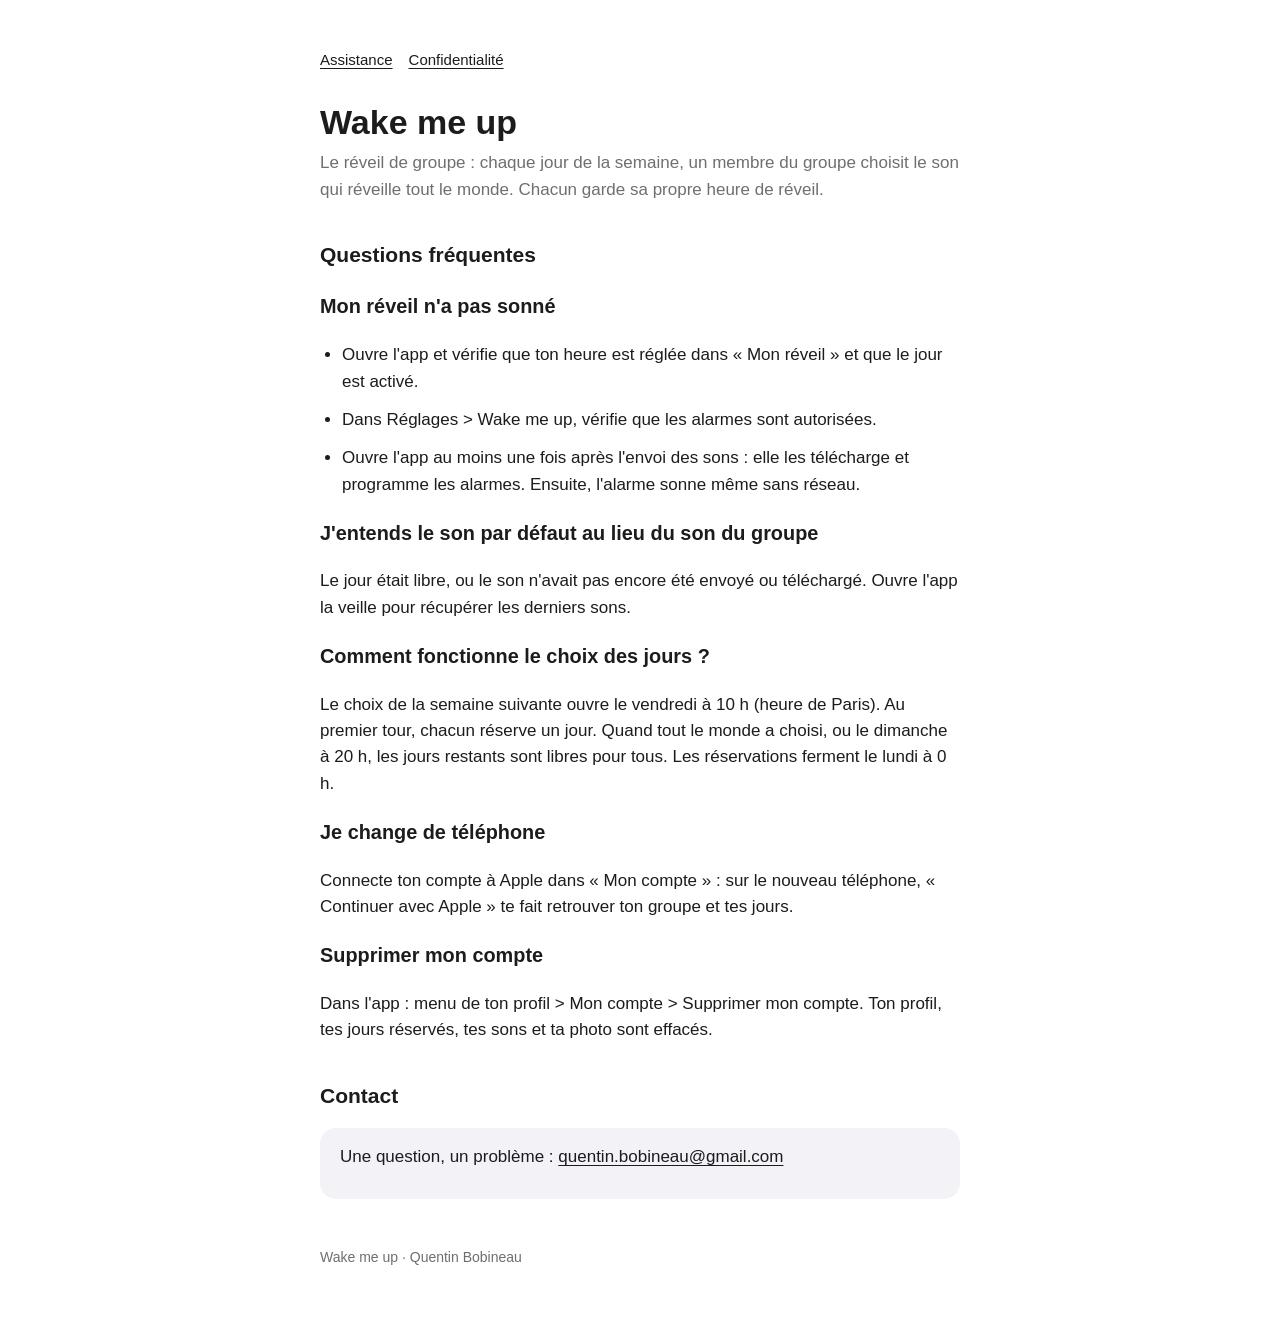
<file: index.html>
<!doctype html>
<html lang="fr">
<head>
  <meta charset="utf-8">
  <meta name="viewport" content="width=device-width, initial-scale=1">
  <title>Wake me up · Assistance</title>
  <link rel="stylesheet" href="style.css">
</head>
<body>
<main>
  <nav><a href="./">Assistance</a><a href="confidentialite.html">Confidentialité</a></nav>
  <h1>Wake me up</h1>
  <p class="muted">Le réveil de groupe : chaque jour de la semaine, un membre du groupe choisit le son qui réveille tout le monde. Chacun garde sa propre heure de réveil.</p>

  <h2>Questions fréquentes</h2>

  <h3>Mon réveil n'a pas sonné</h3>
  <ul>
    <li>Ouvre l'app et vérifie que ton heure est réglée dans « Mon réveil » et que le jour est activé.</li>
    <li>Dans Réglages &gt; Wake me up, vérifie que les alarmes sont autorisées.</li>
    <li>Ouvre l'app au moins une fois après l'envoi des sons : elle les télécharge et programme les alarmes. Ensuite, l'alarme sonne même sans réseau.</li>
  </ul>

  <h3>J'entends le son par défaut au lieu du son du groupe</h3>
  <p>Le jour était libre, ou le son n'avait pas encore été envoyé ou téléchargé. Ouvre l'app la veille pour récupérer les derniers sons.</p>

  <h3>Comment fonctionne le choix des jours ?</h3>
  <p>Le choix de la semaine suivante ouvre le vendredi à 10 h (heure de Paris). Au premier tour, chacun réserve un jour. Quand tout le monde a choisi, ou le dimanche à 20 h, les jours restants sont libres pour tous. Les réservations ferment le lundi à 0 h.</p>

  <h3>Je change de téléphone</h3>
  <p>Connecte ton compte à Apple dans « Mon compte » : sur le nouveau téléphone, « Continuer avec Apple » te fait retrouver ton groupe et tes jours.</p>

  <h3>Supprimer mon compte</h3>
  <p>Dans l'app : menu de ton profil &gt; Mon compte &gt; Supprimer mon compte. Ton profil, tes jours réservés, tes sons et ta photo sont effacés.</p>

  <h2>Contact</h2>
  <div class="card">
    <p>Une question, un problème : <a href="mailto:quentin.bobineau@gmail.com">quentin.bobineau@gmail.com</a></p>
  </div>

  <footer>Wake me up · Quentin Bobineau</footer>
</main>
</body>
</html>
</file>
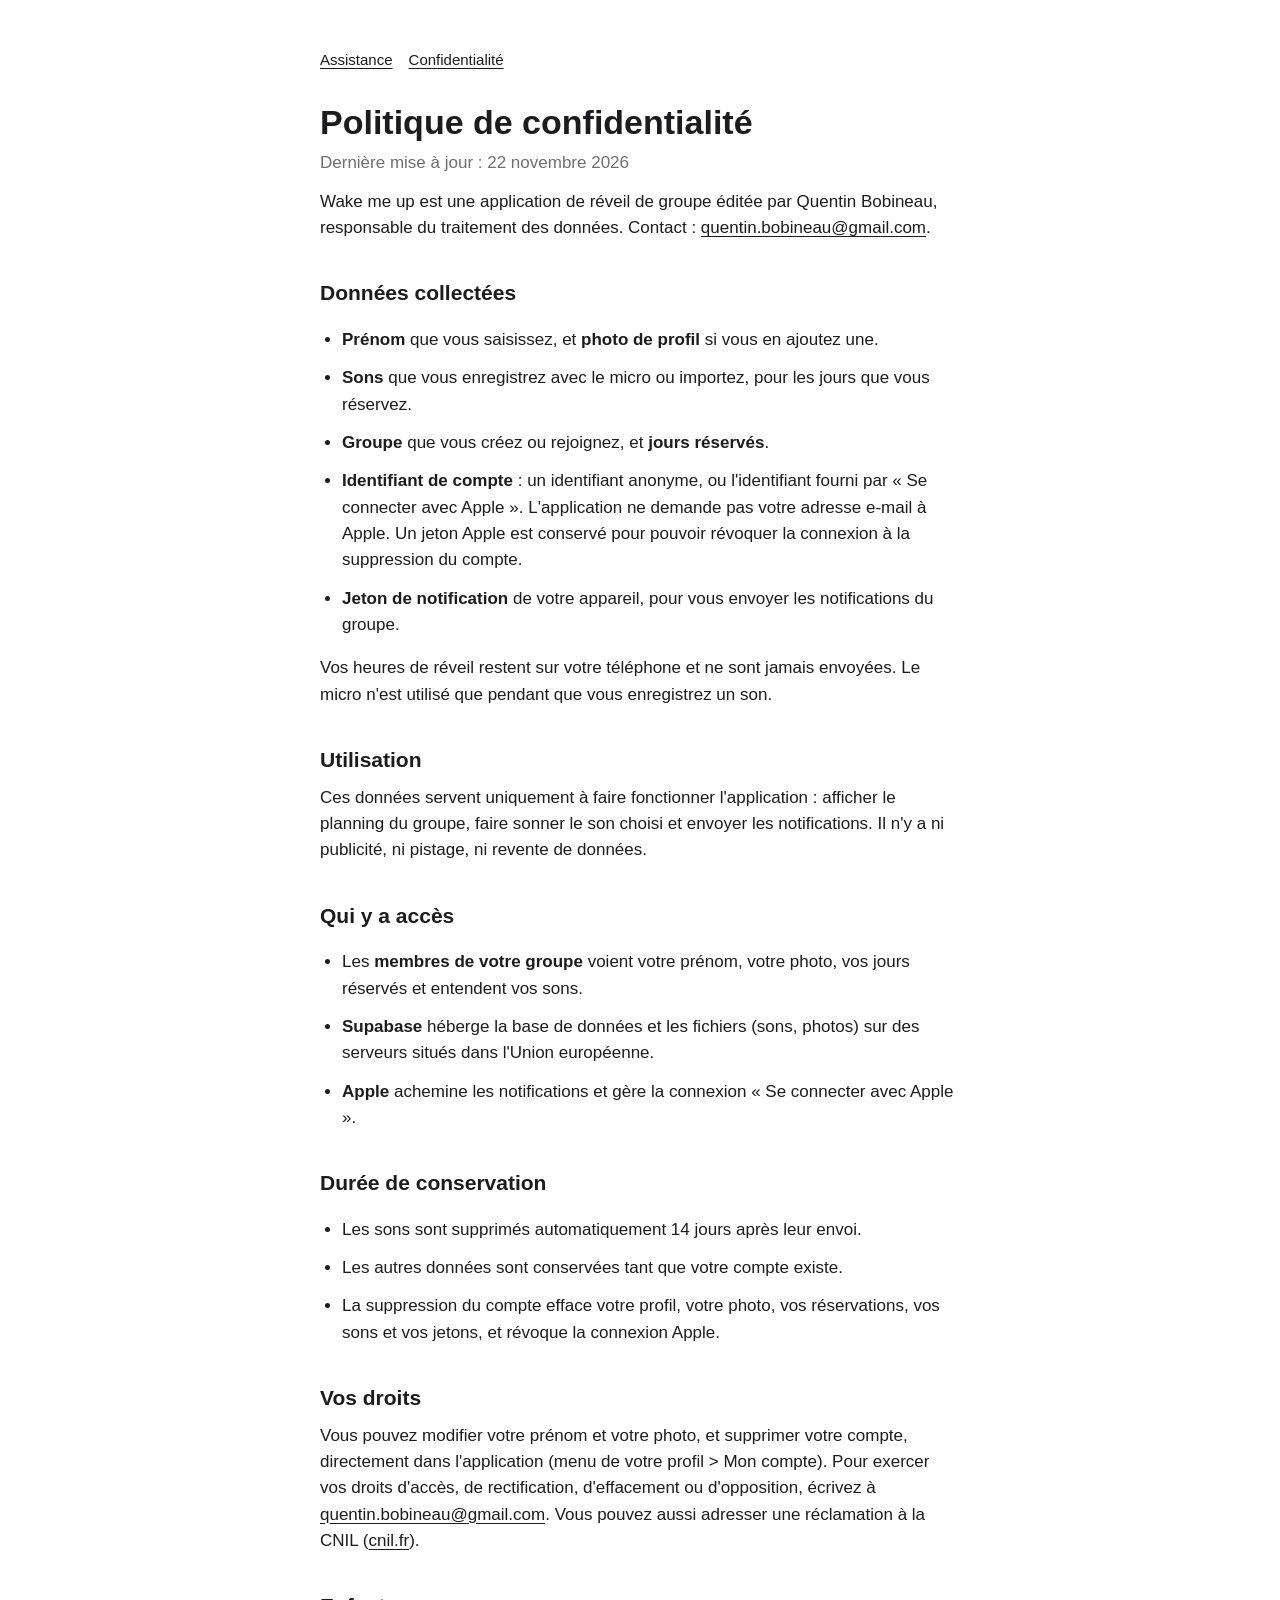
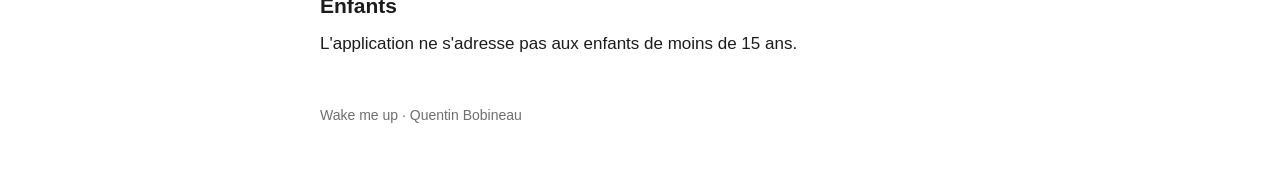
<file: confidentialite.html>
<!doctype html>
<html lang="fr">
<head>
  <meta charset="utf-8">
  <meta name="viewport" content="width=device-width, initial-scale=1">
  <title>Wake me up · Confidentialité</title>
  <link rel="stylesheet" href="style.css">
</head>
<body>
<main>
  <nav><a href="./">Assistance</a><a href="confidentialite.html">Confidentialité</a></nav>
  <h1>Politique de confidentialité</h1>
  <p class="muted">Dernière mise à jour : 22 novembre 2026</p>

  <p>Wake me up est une application de réveil de groupe éditée par Quentin Bobineau, responsable du traitement des données. Contact : <a href="mailto:quentin.bobineau@gmail.com">quentin.bobineau@gmail.com</a>.</p>

  <h2>Données collectées</h2>
  <ul>
    <li><strong>Prénom</strong> que vous saisissez, et <strong>photo de profil</strong> si vous en ajoutez une.</li>
    <li><strong>Sons</strong> que vous enregistrez avec le micro ou importez, pour les jours que vous réservez.</li>
    <li><strong>Groupe</strong> que vous créez ou rejoignez, et <strong>jours réservés</strong>.</li>
    <li><strong>Identifiant de compte</strong> : un identifiant anonyme, ou l'identifiant fourni par « Se connecter avec Apple ». L'application ne demande pas votre adresse e-mail à Apple. Un jeton Apple est conservé pour pouvoir révoquer la connexion à la suppression du compte.</li>
    <li><strong>Jeton de notification</strong> de votre appareil, pour vous envoyer les notifications du groupe.</li>
  </ul>
  <p>Vos heures de réveil restent sur votre téléphone et ne sont jamais envoyées. Le micro n'est utilisé que pendant que vous enregistrez un son.</p>

  <h2>Utilisation</h2>
  <p>Ces données servent uniquement à faire fonctionner l'application : afficher le planning du groupe, faire sonner le son choisi et envoyer les notifications. Il n'y a ni publicité, ni pistage, ni revente de données.</p>

  <h2>Qui y a accès</h2>
  <ul>
    <li>Les <strong>membres de votre groupe</strong> voient votre prénom, votre photo, vos jours réservés et entendent vos sons.</li>
    <li><strong>Supabase</strong> héberge la base de données et les fichiers (sons, photos) sur des serveurs situés dans l'Union européenne.</li>
    <li><strong>Apple</strong> achemine les notifications et gère la connexion « Se connecter avec Apple ».</li>
  </ul>

  <h2>Durée de conservation</h2>
  <ul>
    <li>Les sons sont supprimés automatiquement 14 jours après leur envoi.</li>
    <li>Les autres données sont conservées tant que votre compte existe.</li>
    <li>La suppression du compte efface votre profil, votre photo, vos réservations, vos sons et vos jetons, et révoque la connexion Apple.</li>
  </ul>

  <h2>Vos droits</h2>
  <p>Vous pouvez modifier votre prénom et votre photo, et supprimer votre compte, directement dans l'application (menu de votre profil &gt; Mon compte). Pour exercer vos droits d'accès, de rectification, d'effacement ou d'opposition, écrivez à <a href="mailto:quentin.bobineau@gmail.com">quentin.bobineau@gmail.com</a>. Vous pouvez aussi adresser une réclamation à la CNIL (<a href="https://www.cnil.fr">cnil.fr</a>).</p>

  <h2>Enfants</h2>
  <p>L'application ne s'adresse pas aux enfants de moins de 15 ans.</p>

  <footer>Wake me up · Quentin Bobineau</footer>
</main>
</body>
</html>
</file>
<file: style.css>
:root { --bg: #ffffff; --text: #1c1c1e; --muted: #6e6e73; --card: #f2f2f7; --link: #1c1c1e; }
@media (prefers-color-scheme: dark) {
  :root { --bg: #000000; --text: #f5f5f7; --muted: #a1a1a6; --card: #1c1c1e; --link: #f5f5f7; }
}
* { box-sizing: border-box; }
body { margin: 0; background: var(--bg); color: var(--text);
  font: 17px/1.55 -apple-system, BlinkMacSystemFont, "Segoe UI", Roboto, sans-serif; }
main { max-width: 680px; margin: 0 auto; padding: 48px 20px 64px; }
h1 { font-size: 34px; line-height: 1.15; margin: 0 0 8px; }
h2 { font-size: 21px; margin: 36px 0 8px; }
p, li { margin: 0 0 12px; }
ul { padding-left: 22px; }
a { color: var(--link); text-underline-offset: 3px; }
.muted { color: var(--muted); }
.card { background: var(--card); border-radius: 16px; padding: 16px 20px; margin: 16px 0; }
nav { margin-bottom: 32px; font-size: 15px; }
nav a { margin-right: 16px; }
footer { margin-top: 48px; font-size: 14px; color: var(--muted); }
</file>
